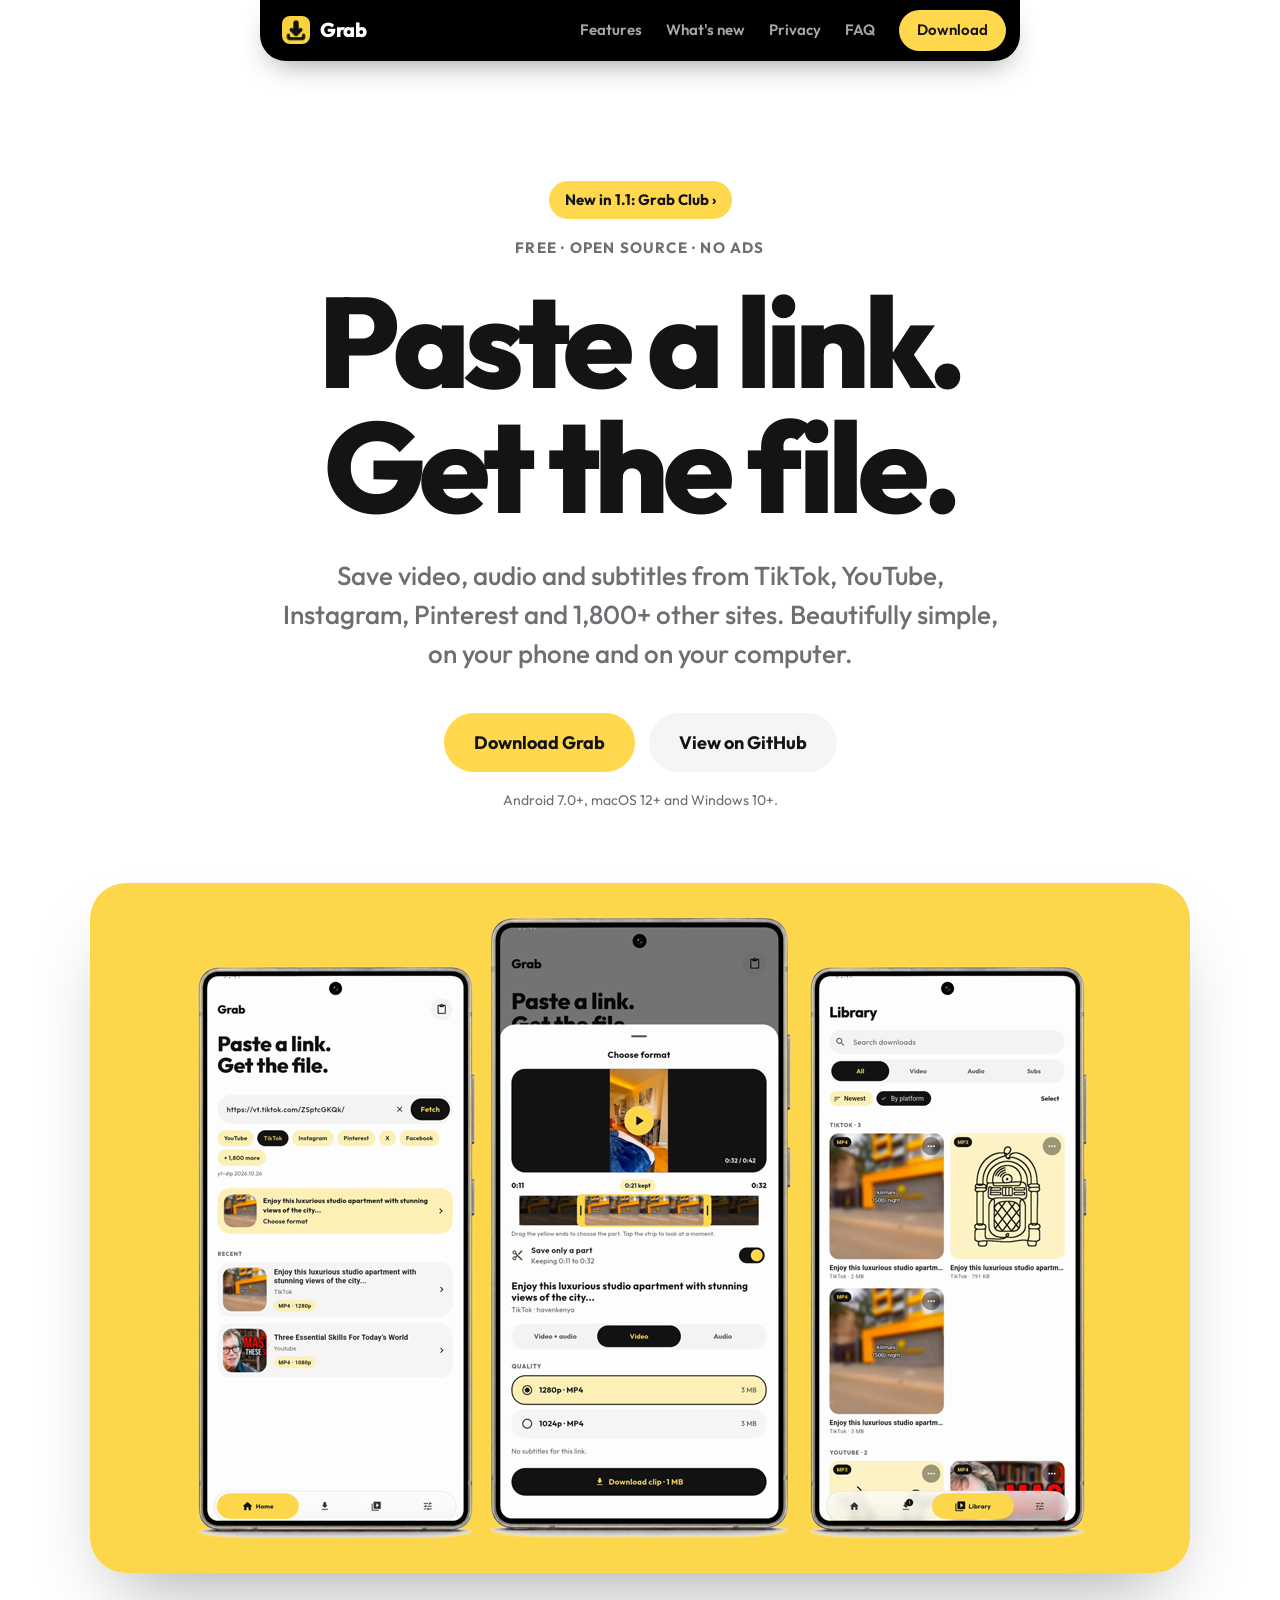
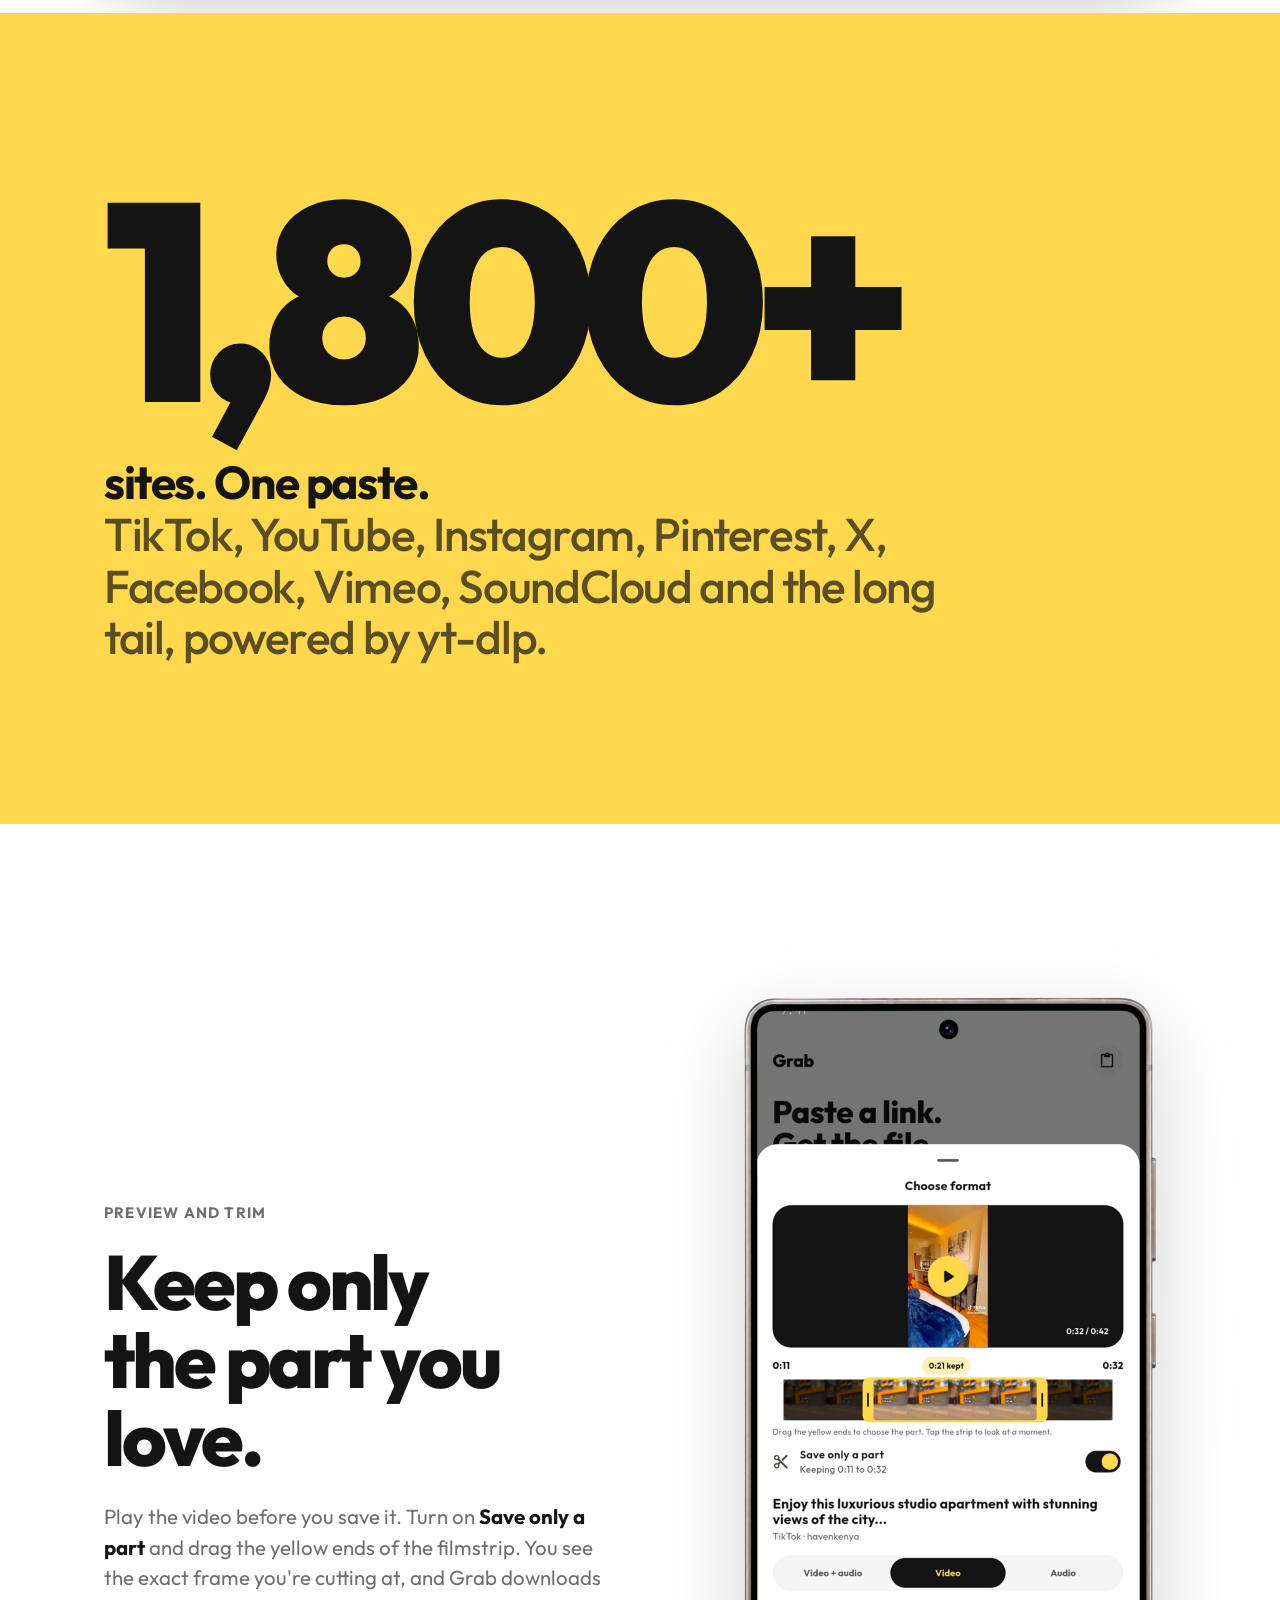
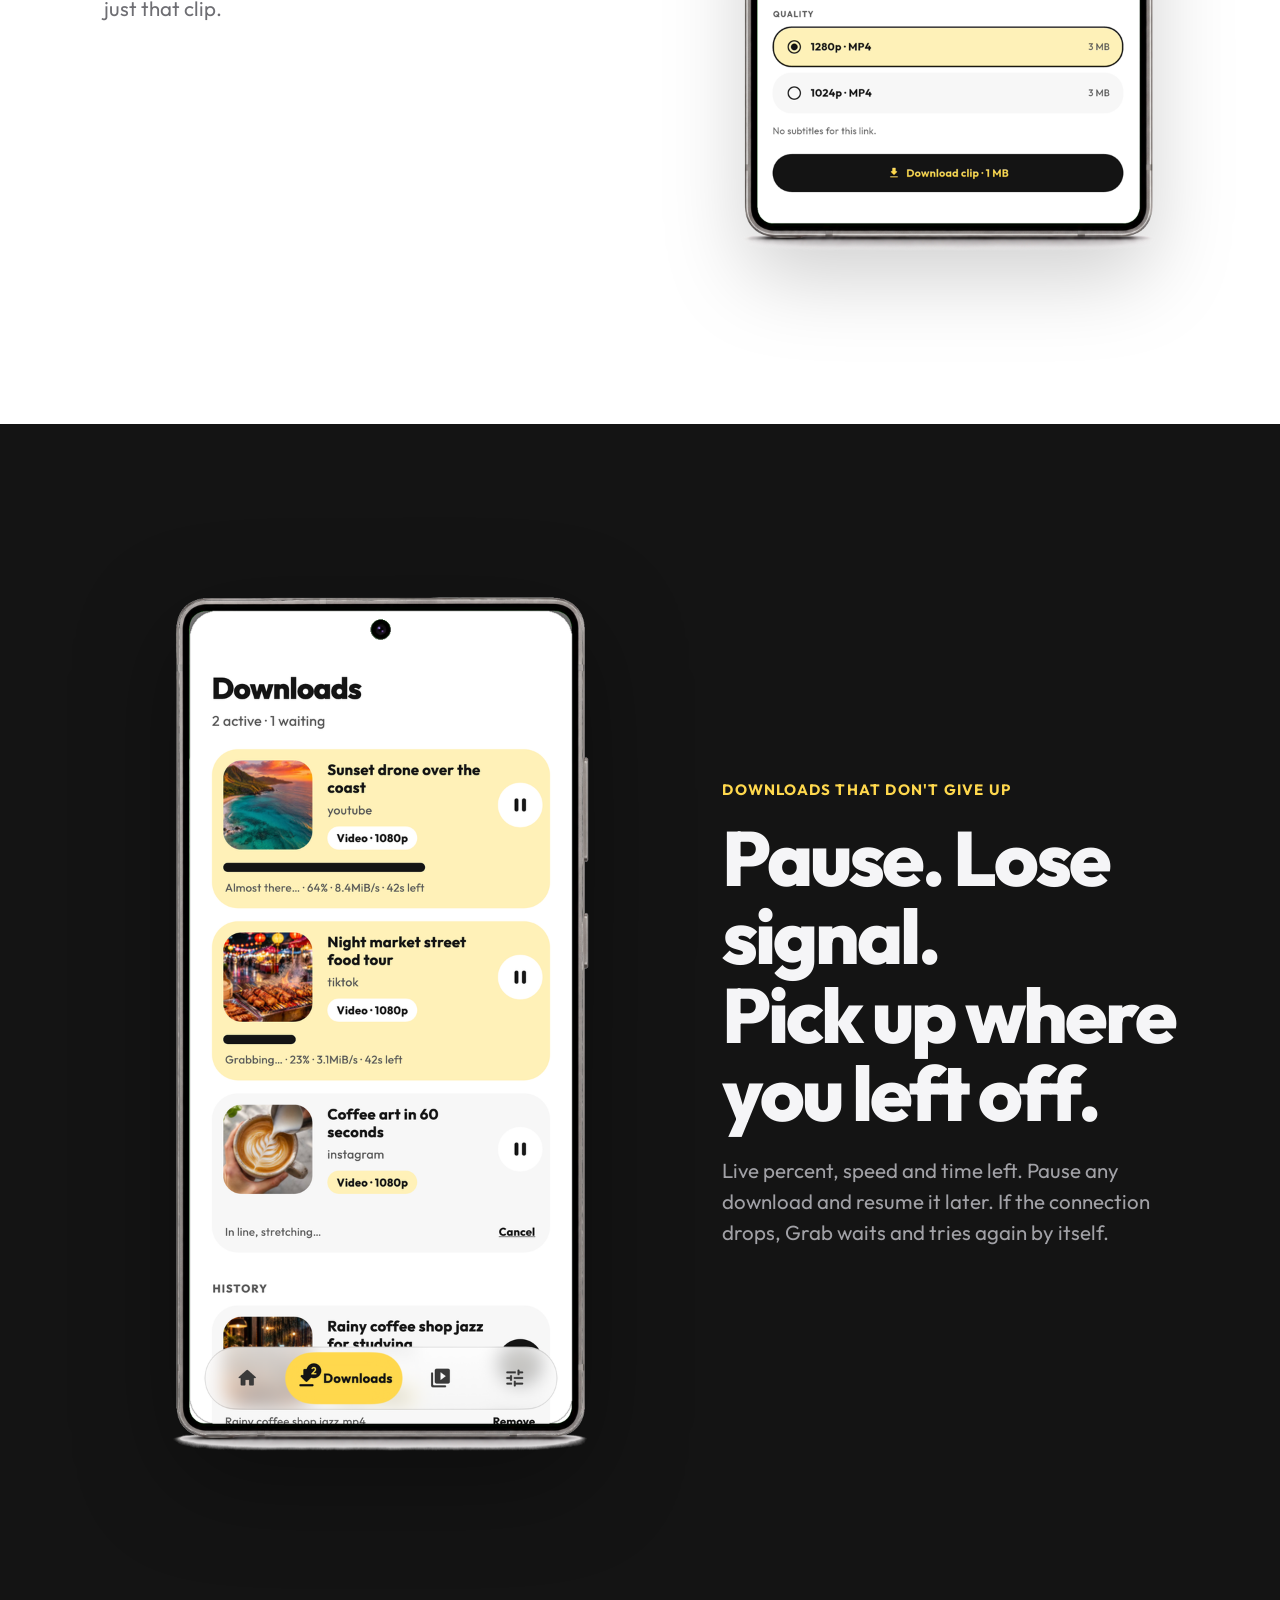
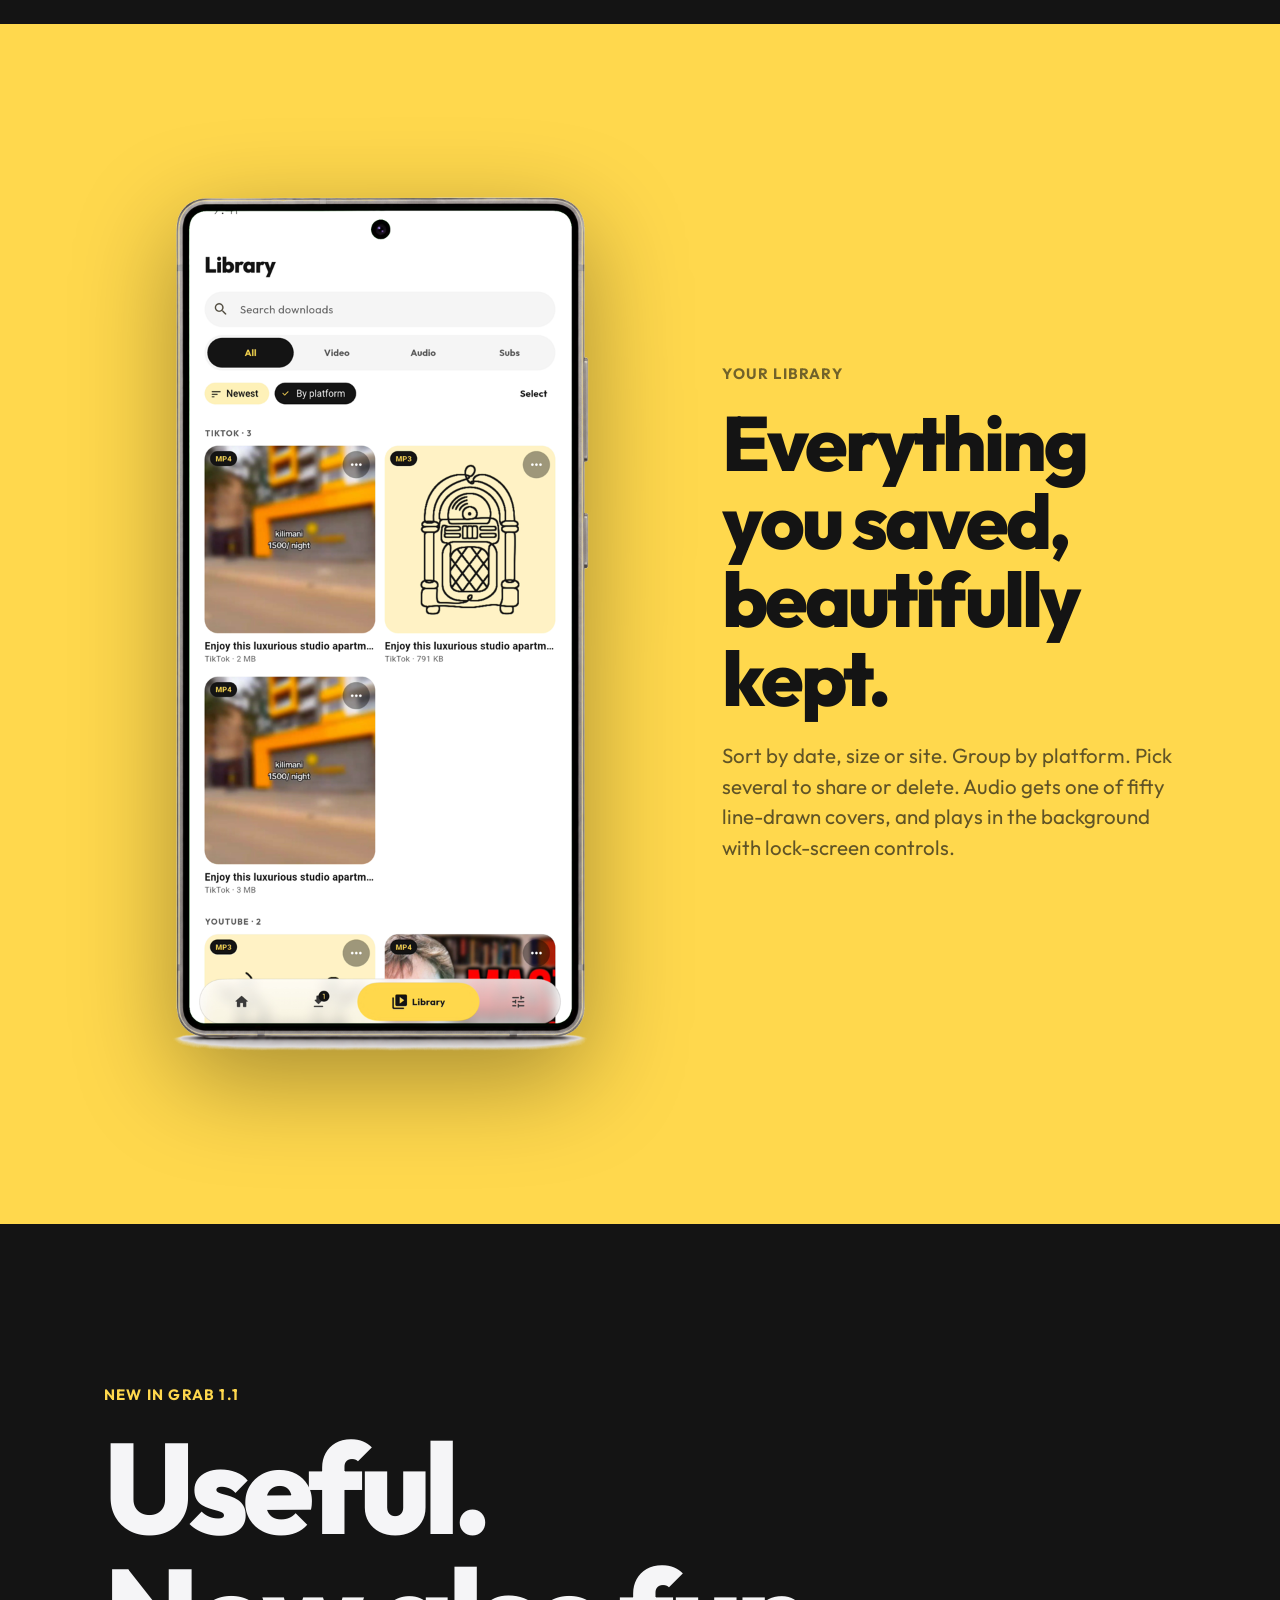
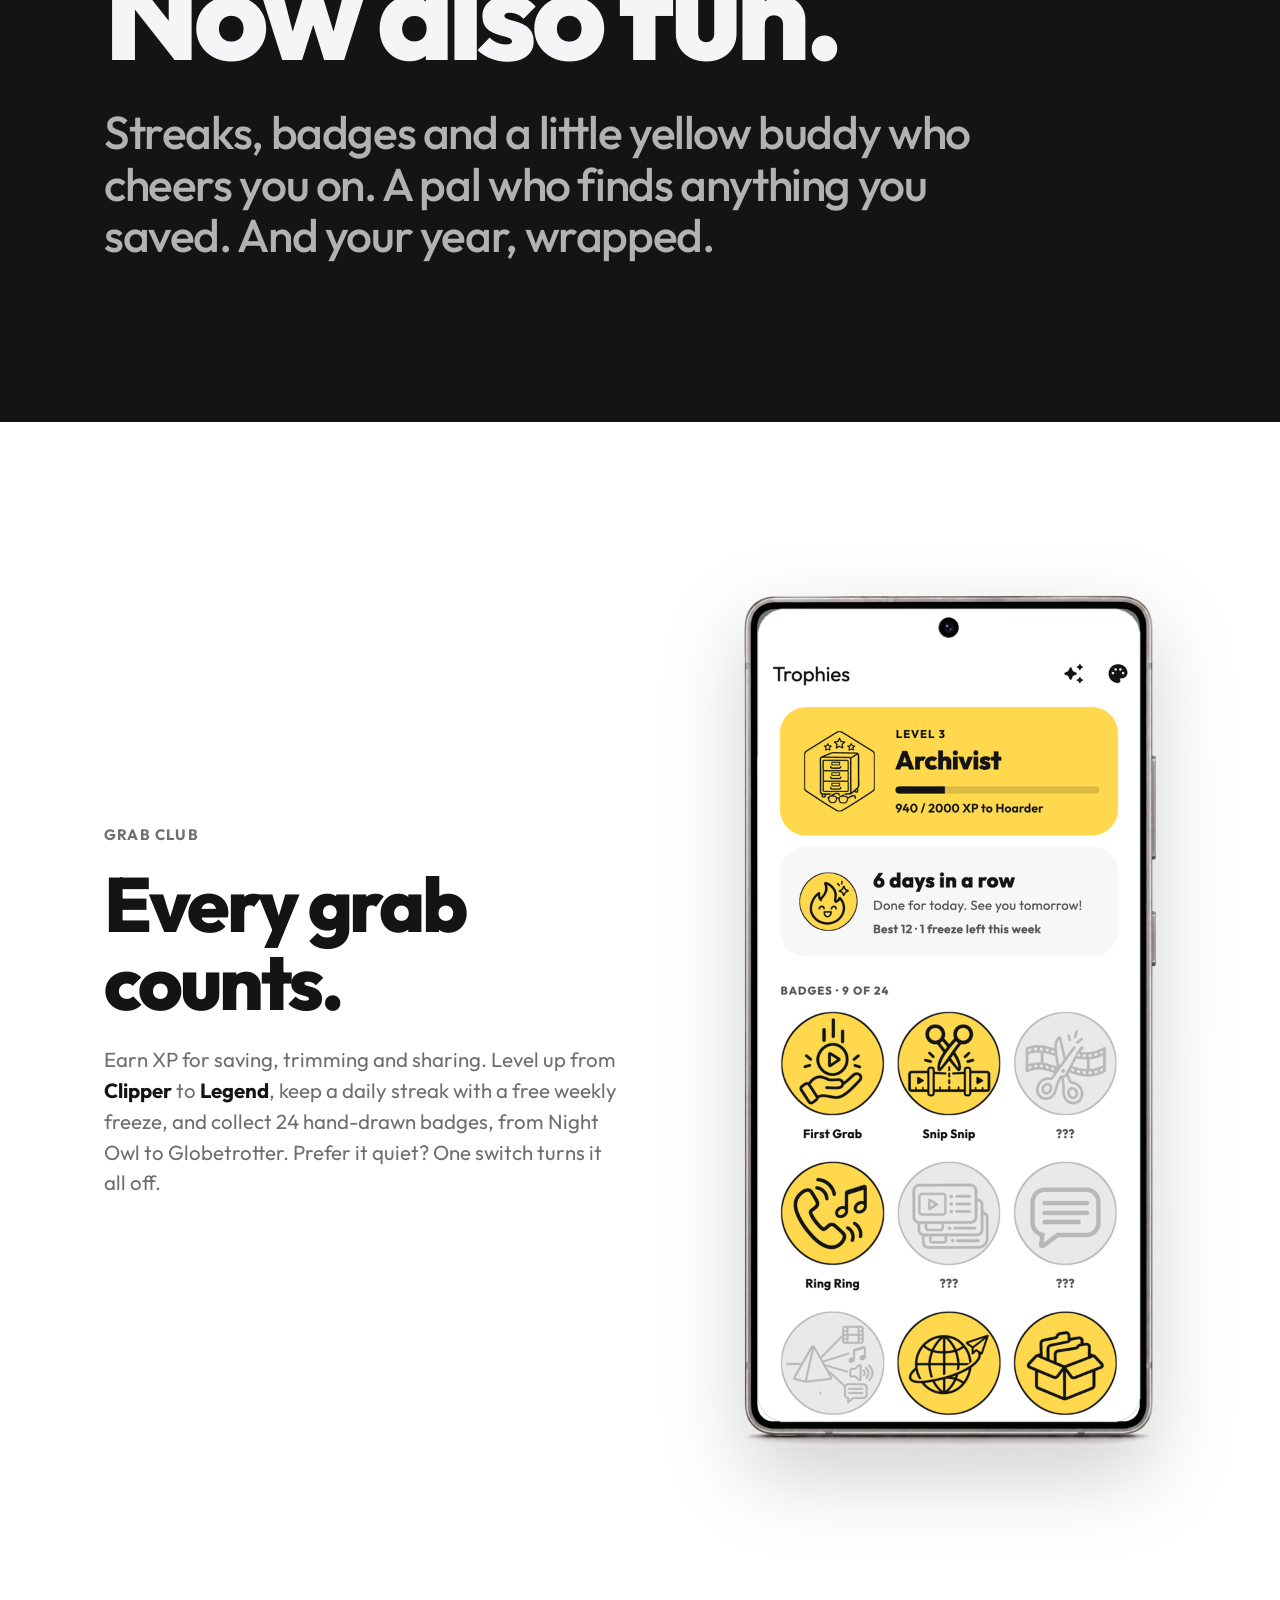
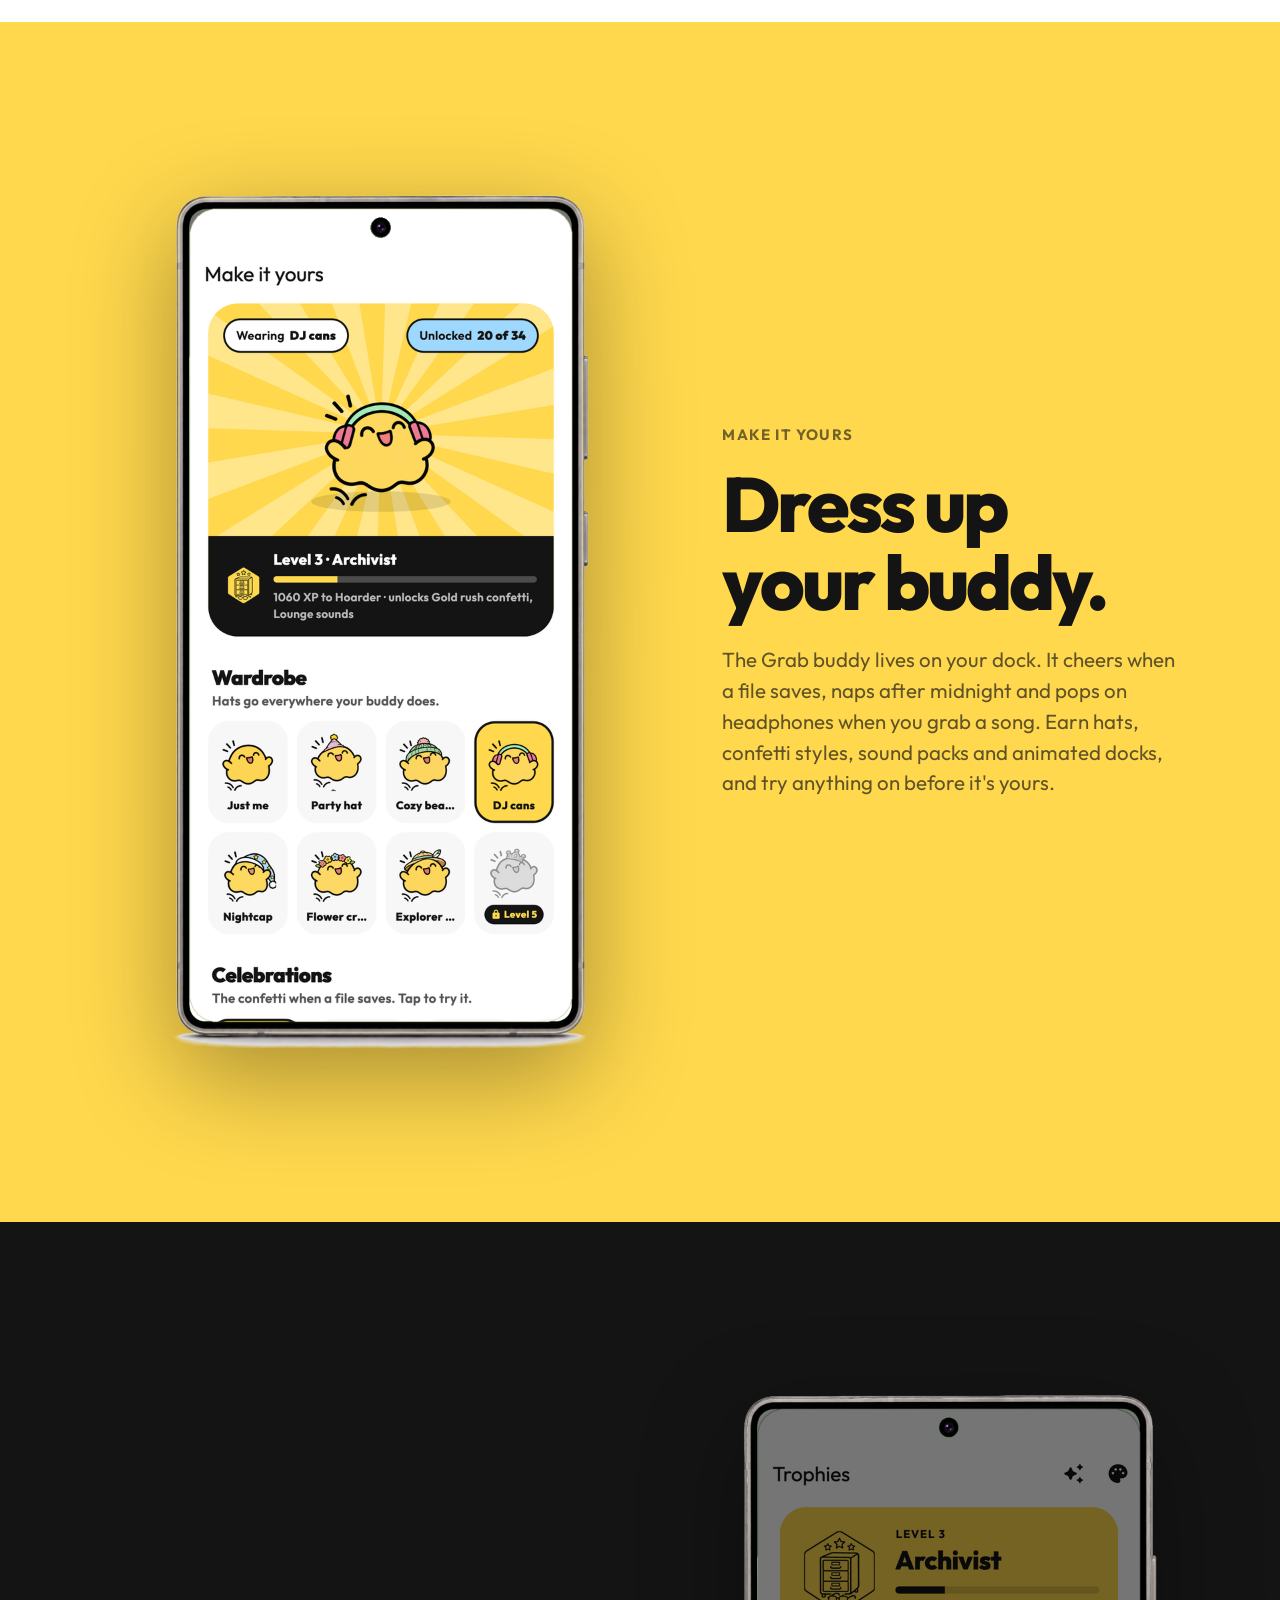
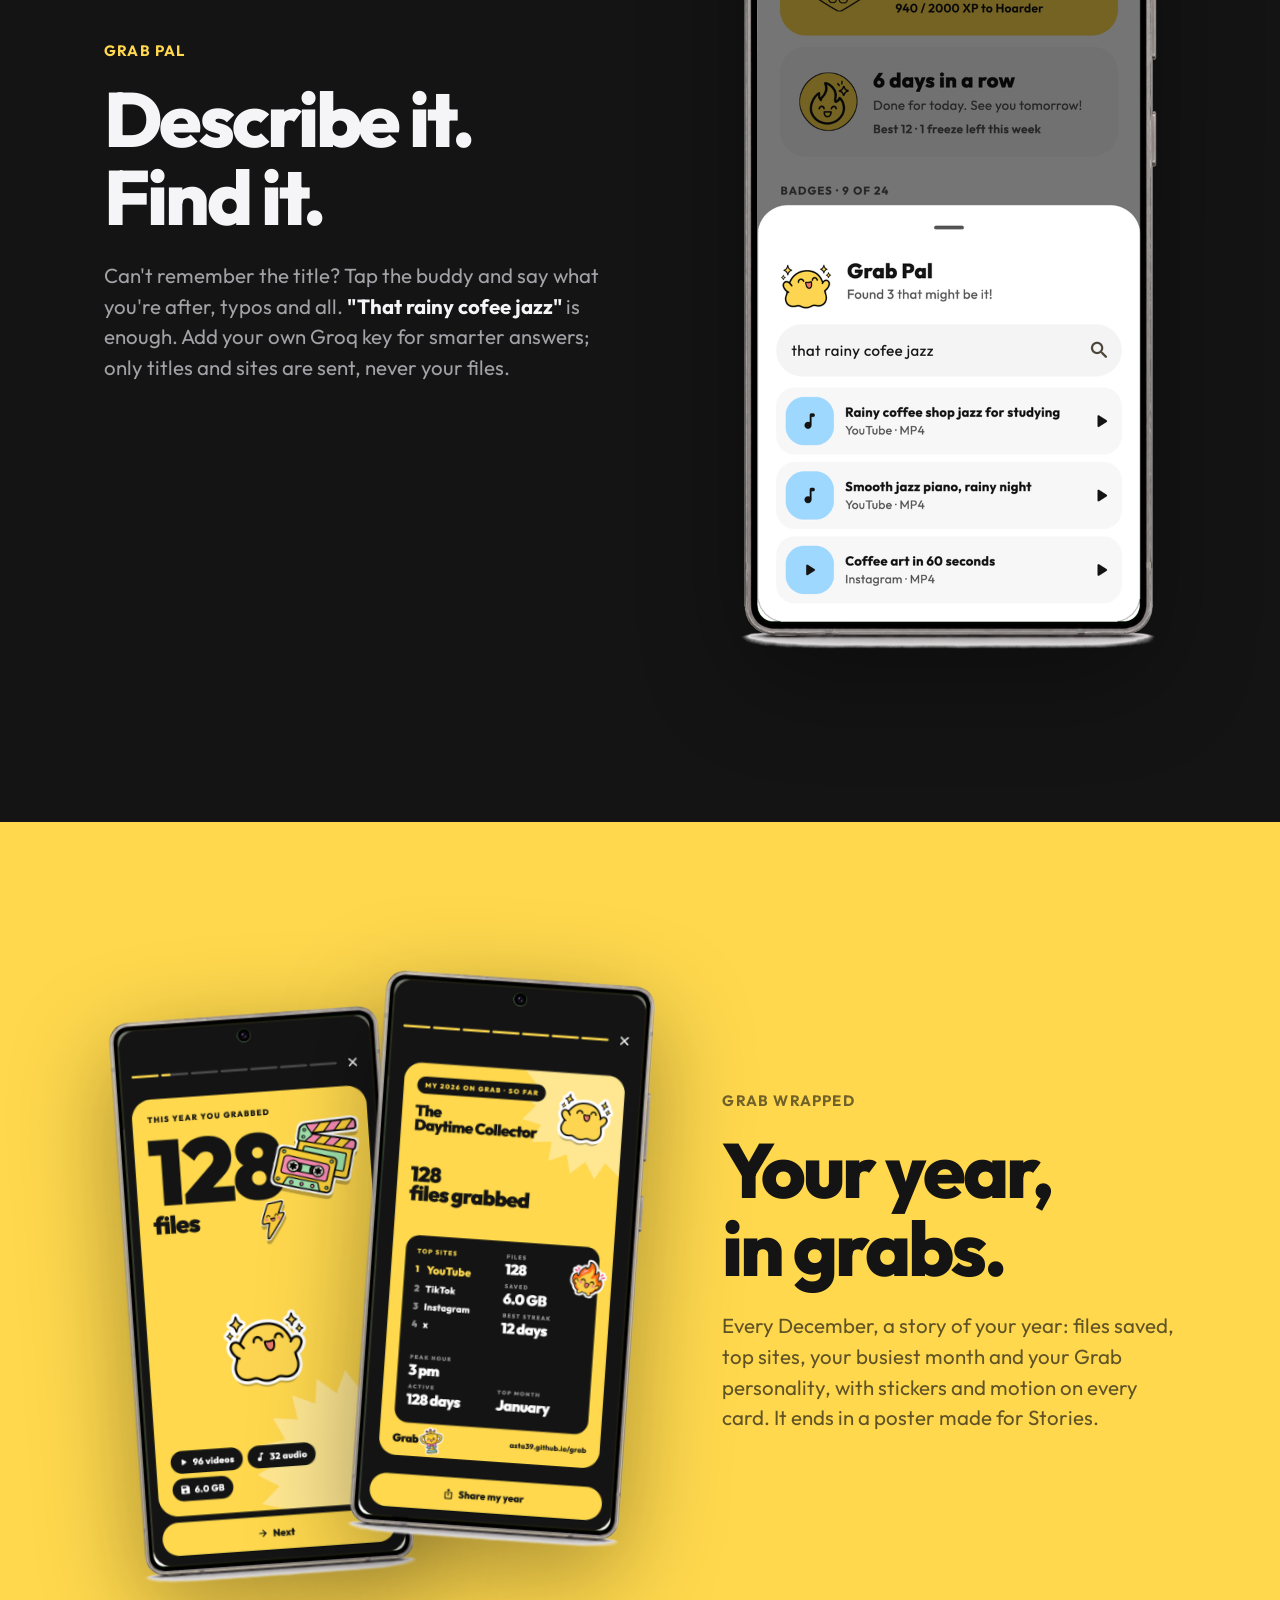
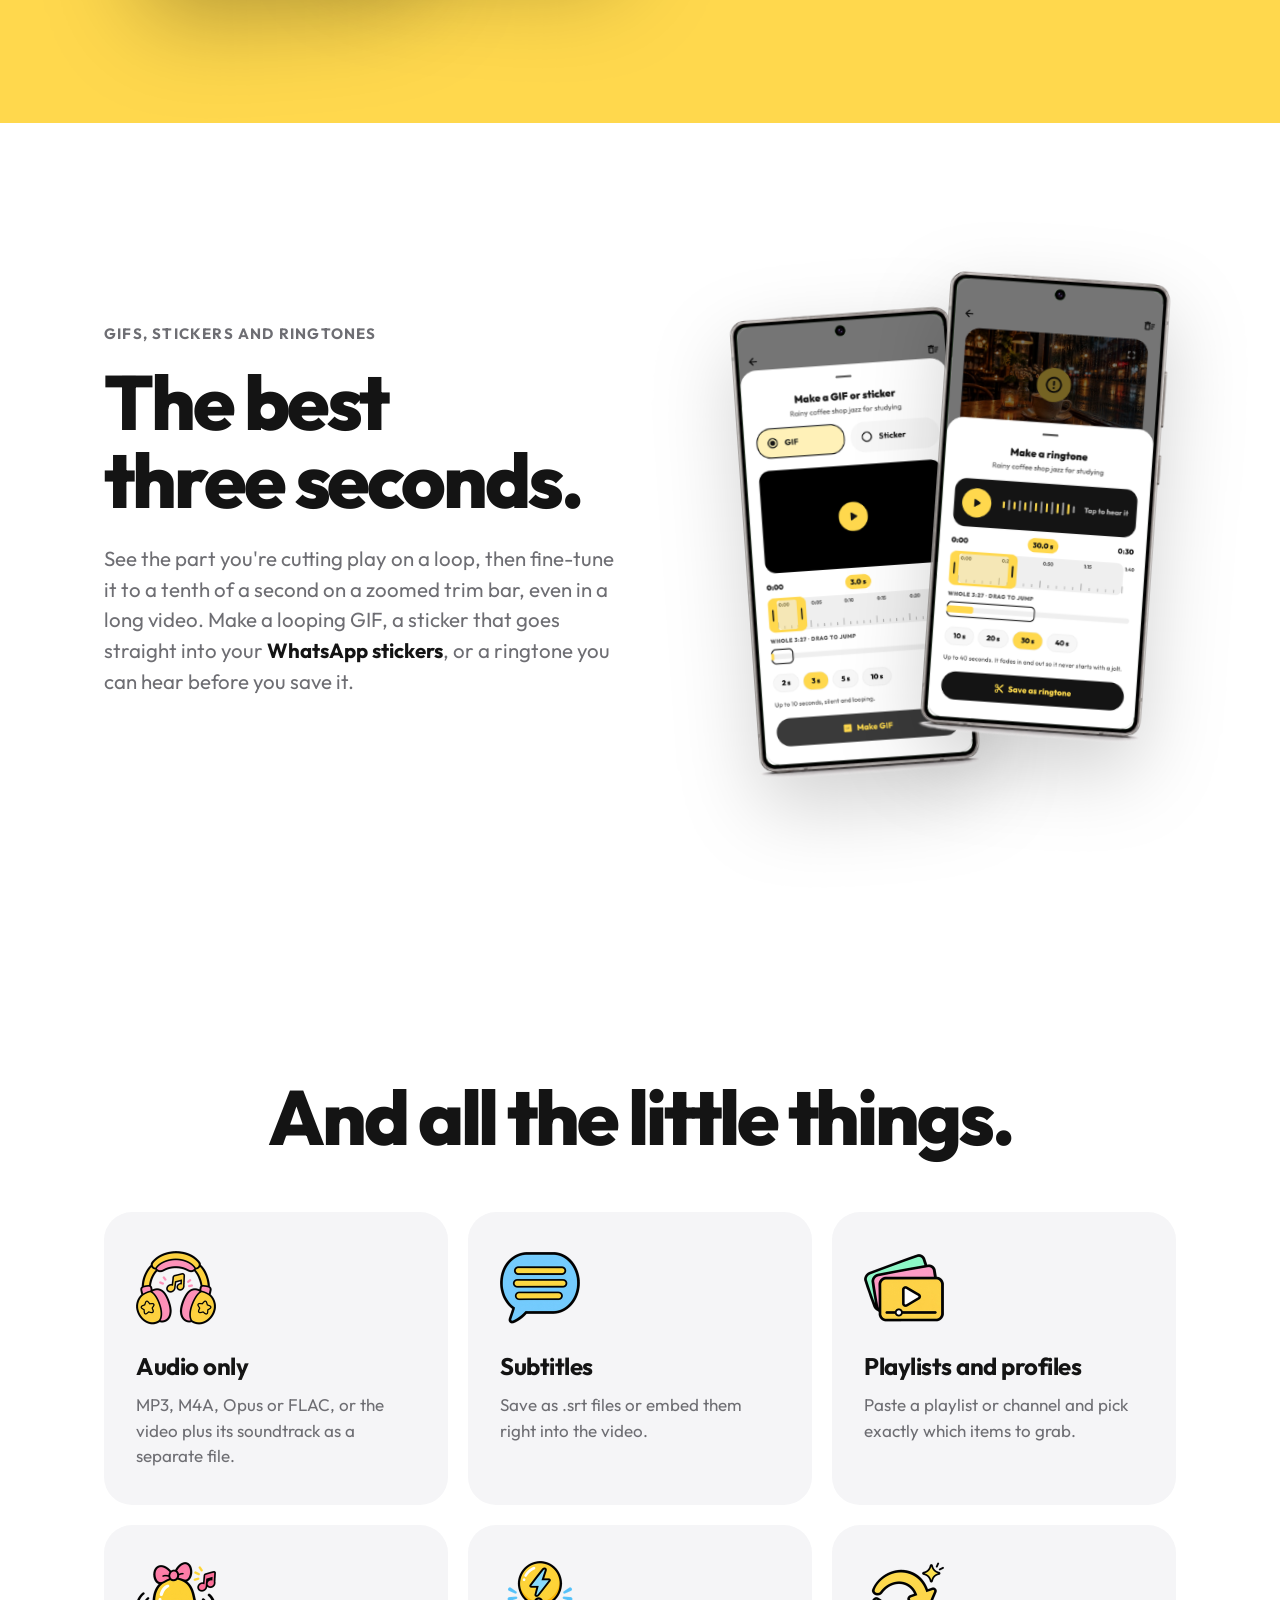
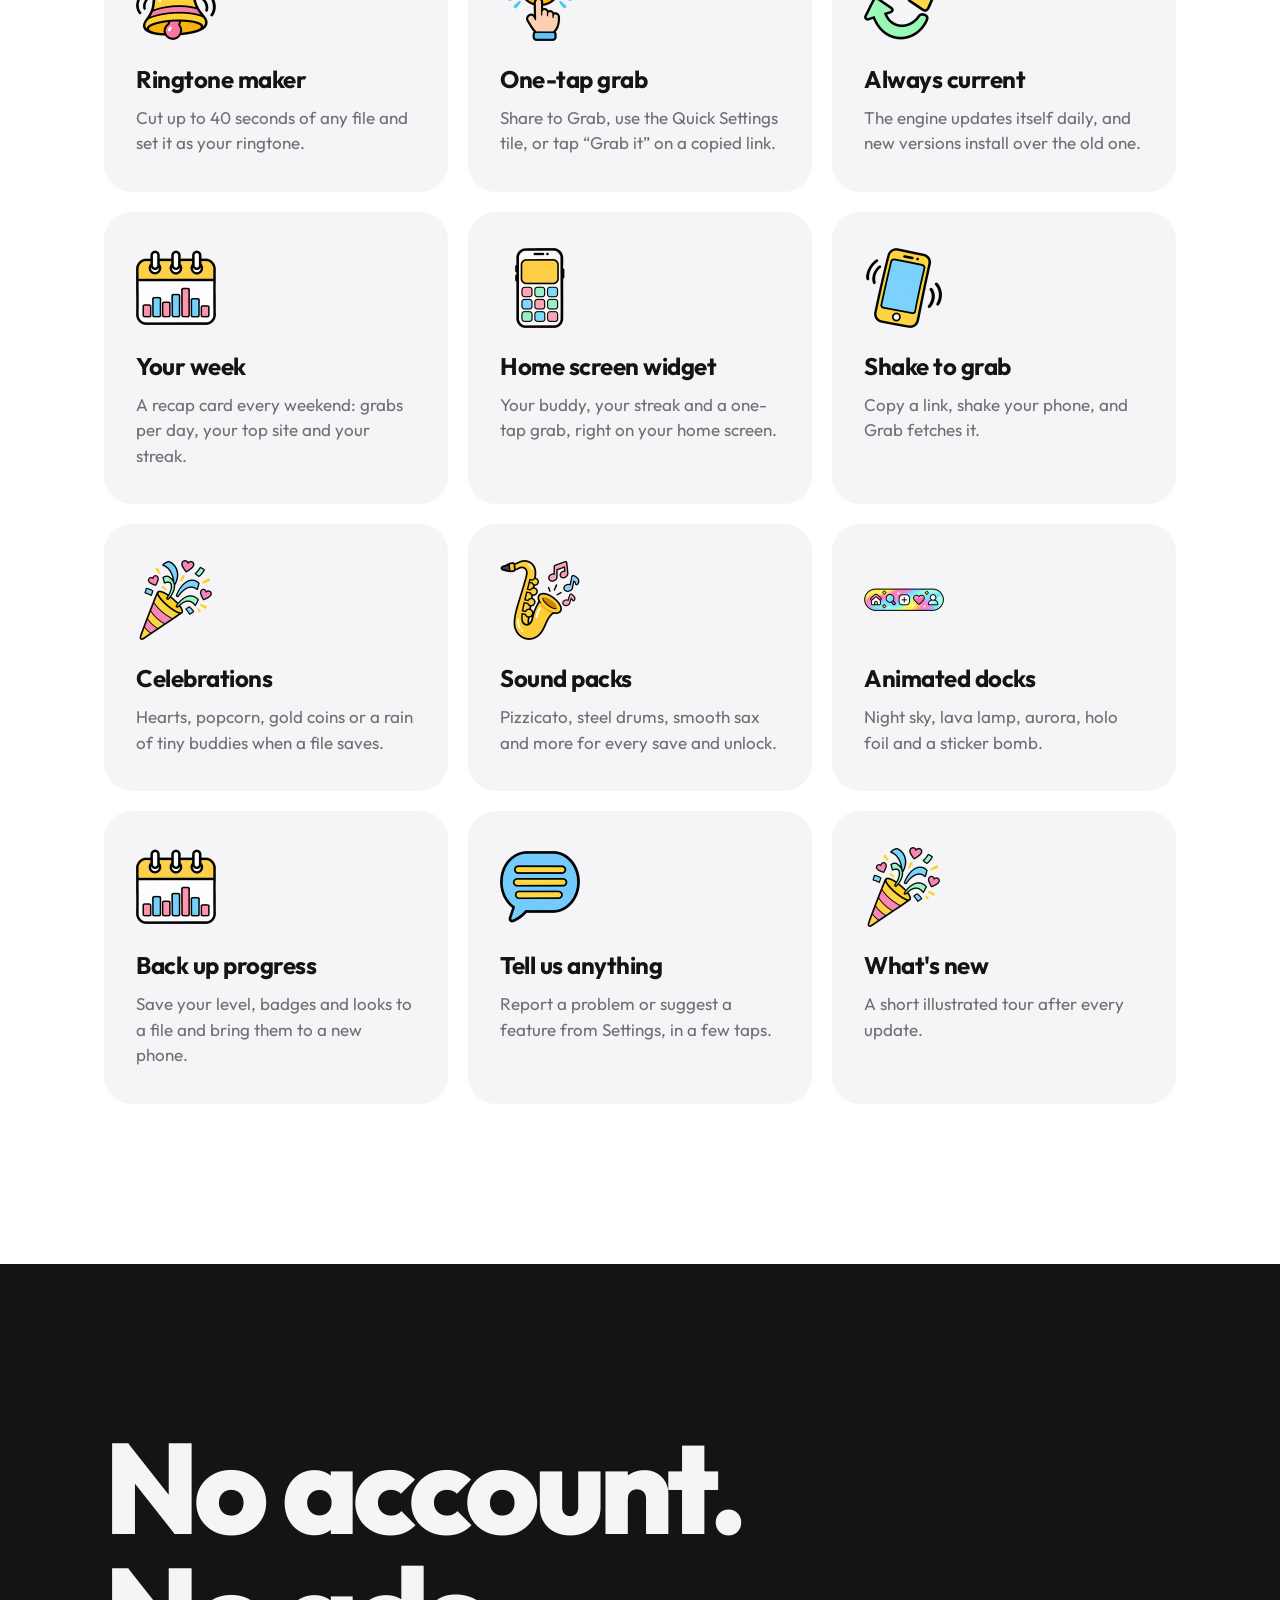
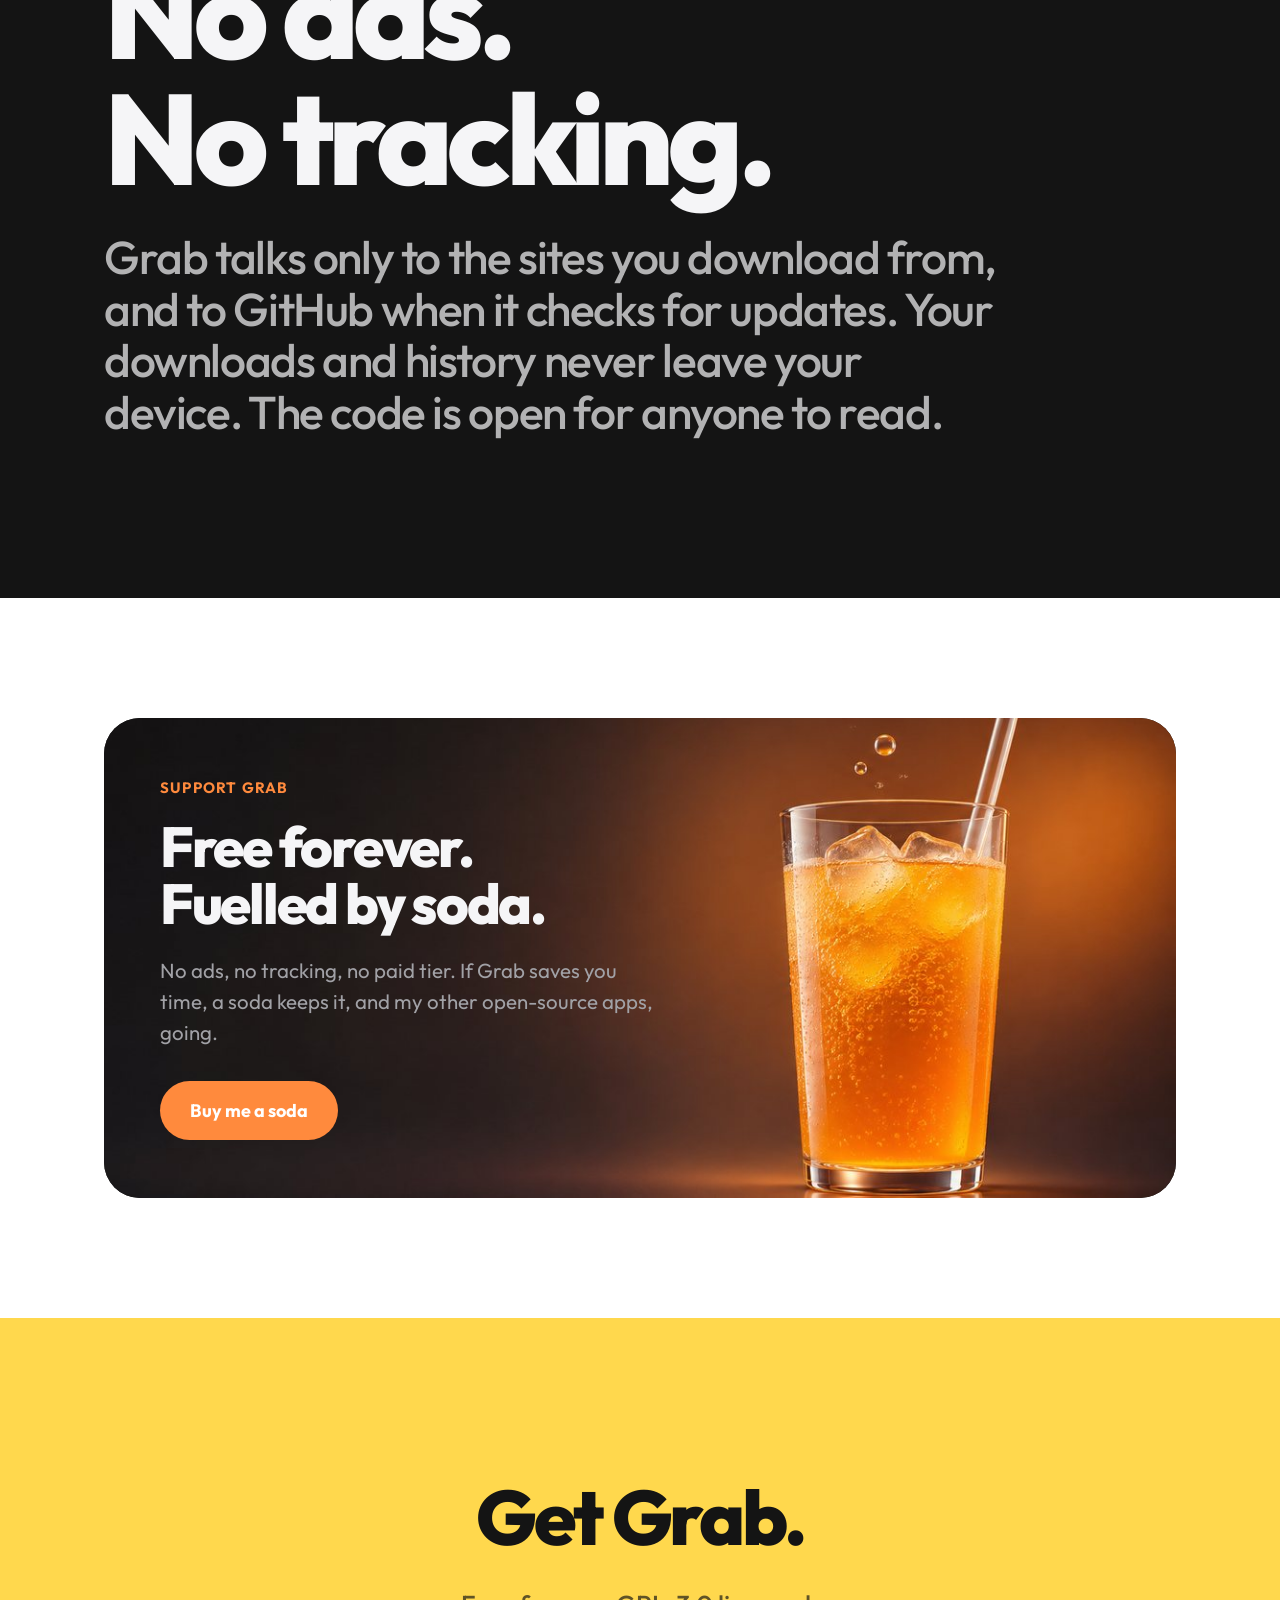
<file: website/index.html>
<!doctype html>
<html lang="en">
<head>
  <meta charset="utf-8">
  <meta name="viewport" content="width=device-width, initial-scale=1">
  <title>Grab — Paste a link. Get the file.</title>
  <meta name="description" content="Grab is a free, open-source app that saves video, audio and subtitles from TikTok, YouTube, Instagram, Pinterest and 1,800+ sites. No account, no ads, no tracking.">
  <meta name="theme-color" content="#FFD84D">
  <meta name="color-scheme" content="light">
  <meta property="og:title" content="Grab — Paste a link. Get the file.">
  <meta property="og:description" content="Free, open-source downloader for TikTok, YouTube, Instagram, Pinterest and 1,800+ sites.">
  <meta property="og:image" content="assets/banner.png">
  <link rel="icon" href="assets/favicon.png">
  <link rel="preconnect" href="https://fonts.googleapis.com">
  <link rel="preconnect" href="https://fonts.gstatic.com" crossorigin>
  <link href="https://fonts.googleapis.com/css2?family=Outfit:wght@400;500;600;700;800;900&display=swap" rel="stylesheet">
  <link rel="stylesheet" href="styles.css">
</head>
<body>
  <header class="nav">
    <div class="nav-inner">
      <a class="brand" href="#top"><img src="assets/icon.png" alt="" width="32" height="32"> Grab</a>
      <nav aria-label="Main">
        <a href="#features">Features</a>
        <a href="#new">What's new</a>
        <a href="#privacy">Privacy</a>
        <a href="#faq">FAQ</a>
        <a class="pill small" href="#download">Download</a>
      </nav>
    </div>
  </header>

  <main id="top">
    <!-- Hero -->
    <section class="hero">
      <p class="eyebrow reveal"><a class="new-pill" href="#new">New in 1.1: Grab Club</a></p>
      <p class="eyebrow reveal">Free · Open source · No ads</p>
      <h1 class="display reveal">Paste a link.<br>Get the file.</h1>
      <p class="lede reveal">Save video, audio and subtitles from TikTok, YouTube, Instagram, Pinterest and 1,800+ other sites. Beautifully simple, on your phone and on your computer.</p>
      <div class="cta reveal">
        <a class="pill primary" id="hero-download" href="#download">Download Grab</a>
        <a class="pill ghost" href="https://github.com/Asta39/grab">View on GitHub</a>
      </div>
      <p class="fine reveal" id="hero-note">Android 7.0+, macOS 12+ and Windows 10+.</p>
      <div class="hero-shot reveal">
        <img src="assets/banner.png" alt="Grab on three phones: Home, trimming a clip, and the Library" width="1100" height="690">
      </div>
    </section>

    <!-- Big number -->
    <section class="statement bg-yellow">
      <div class="wrap">
        <p class="huge reveal">1,800+</p>
        <p class="statement-text reveal">sites. One paste.<br><span class="soft">TikTok, YouTube, Instagram, Pinterest, X, Facebook, Vimeo, SoundCloud and the long tail, powered by yt-dlp.</span></p>
      </div>
    </section>

    <!-- Feature rows -->
    <section class="feature" id="features">
      <div class="wrap split">
        <div class="copy reveal">
          <p class="eyebrow">Preview and trim</p>
          <h2 class="headline">Keep only<br>the part you love.</h2>
          <p class="body">Play the video before you save it. Turn on <b>Save only a part</b> and drag the yellow ends of the filmstrip. You see the exact frame you're cutting at, and Grab downloads just that clip.</p>
        </div>
        <div class="shot reveal"><img src="assets/trim.png" alt="The trim bar under a playing preview" loading="lazy" width="630" height="1320"></div>
      </div>
    </section>

    <section class="feature bg-ink">
      <div class="wrap split reverse">
        <div class="copy reveal">
          <p class="eyebrow">Downloads that don't give up</p>
          <h2 class="headline">Pause. Lose signal.<br>Pick up where<br>you left off.</h2>
          <p class="body">Live percent, speed and time left. Pause any download and resume it later. If the connection drops, Grab waits and tries again by itself.</p>
        </div>
        <div class="shot reveal"><img src="assets/downloads.png" alt="Downloads with live progress" loading="lazy" width="630" height="1320"></div>
      </div>
    </section>

    <section class="feature bg-yellow">
      <div class="wrap split reverse">
        <div class="copy reveal">
          <p class="eyebrow">Your library</p>
          <h2 class="headline">Everything you saved,<br>beautifully kept.</h2>
          <p class="body">Sort by date, size or site. Group by platform. Pick several to share or delete. Audio gets one of fifty line-drawn covers, and plays in the background with lock-screen controls.</p>
        </div>
        <div class="shot reveal"><img src="assets/library.png" alt="The Library grouped by platform" loading="lazy" width="630" height="1320"></div>
      </div>
    </section>

    <!-- New in 1.1 -->
    <section class="statement bg-ink" id="new">
      <div class="wrap">
        <p class="eyebrow reveal">New in Grab 1.1</p>
        <h2 class="display reveal">Useful.<br>Now also fun.</h2>
        <p class="statement-text reveal"><span class="soft">Streaks, badges and a little yellow buddy who cheers you on. A pal who finds anything you saved. And your year, wrapped.</span></p>
      </div>
    </section>

    <section class="feature">
      <div class="wrap split">
        <div class="copy reveal">
          <p class="eyebrow">Grab Club</p>
          <h2 class="headline">Every grab<br>counts.</h2>
          <p class="body">Earn XP for saving, trimming and sharing. Level up from <b>Clipper</b> to <b>Legend</b>, keep a daily streak with a free weekly freeze, and collect 24 hand-drawn badges, from Night Owl to Globetrotter. Prefer it quiet? One switch turns it all off.</p>
        </div>
        <div class="shot reveal"><img src="assets/club.png" alt="Trophies: level, streak and badges" loading="lazy" width="630" height="1320"></div>
      </div>
    </section>

    <section class="feature bg-yellow">
      <div class="wrap split reverse">
        <div class="copy reveal">
          <p class="eyebrow">Make it yours</p>
          <h2 class="headline">Dress up<br>your buddy.</h2>
          <p class="body">The Grab buddy lives on your dock. It cheers when a file saves, naps after midnight and pops on headphones when you grab a song. Earn hats, confetti styles, sound packs and animated docks, and try anything on before it's yours.</p>
        </div>
        <div class="shot reveal"><img src="assets/customize.png" alt="Make it yours: the buddy wearing headphones, and the wardrobe of hats" loading="lazy" width="630" height="1320"></div>
      </div>
    </section>

    <section class="feature bg-ink">
      <div class="wrap split">
        <div class="copy reveal">
          <p class="eyebrow">Grab Pal</p>
          <h2 class="headline">Describe it.<br>Find it.</h2>
          <p class="body">Can't remember the title? Tap the buddy and say what you're after, typos and all. <b>"That rainy cofee jazz"</b> is enough. Add your own Groq key for smarter answers; only titles and sites are sent, never your files.</p>
        </div>
        <div class="shot reveal"><img src="assets/pal.png" alt="Grab Pal finding rainy coffee jazz from a misspelt search" loading="lazy" width="630" height="1320"></div>
      </div>
    </section>

    <section class="feature bg-yellow">
      <div class="wrap split reverse">
        <div class="copy reveal">
          <p class="eyebrow">Grab Wrapped</p>
          <h2 class="headline">Your year,<br>in grabs.</h2>
          <p class="body">Every December, a story of your year: files saved, top sites, your busiest month and your Grab personality, with stickers and motion on every card. It ends in a poster made for Stories.</p>
        </div>
        <div class="shot duo reveal">
          <img src="assets/wrapped-files.png" alt="Wrapped: 128 files grabbed" loading="lazy" width="630" height="1320">
          <img src="assets/wrapped.png" alt="Wrapped poster to share" loading="lazy" width="630" height="1320">
        </div>
      </div>
    </section>

    <section class="feature">
      <div class="wrap split">
        <div class="copy reveal">
          <p class="eyebrow">GIFs, stickers and ringtones</p>
          <h2 class="headline">The best<br>three seconds.</h2>
          <p class="body">See the part you're cutting play on a loop, then fine-tune it to a tenth of a second on a zoomed trim bar, even in a long video. Make a looping GIF, a sticker that goes straight into your <b>WhatsApp stickers</b>, or a ringtone you can hear before you save it.</p>
        </div>
        <div class="shot duo reveal">
          <img src="assets/clip.png" alt="The GIF editor with a zoomed trim bar" loading="lazy" width="630" height="1320">
          <img src="assets/ringtone.png" alt="The ringtone editor with a play button" loading="lazy" width="630" height="1320">
        </div>
      </div>
    </section>

    <!-- Grid -->
    <section class="grid-section">
      <div class="wrap">
        <h2 class="headline center reveal">And all the little things.</h2>
        <div class="grid">
          <article class="tile reveal"><img class="ico" src="assets/icons/audio.png" alt="" width="80" height="80" loading="lazy"><h3>Audio only</h3><p>MP3, M4A, Opus or FLAC, or the video plus its soundtrack as a separate file.</p></article>
          <article class="tile reveal"><img class="ico" src="assets/icons/subtitles.png" alt="" width="80" height="80" loading="lazy"><h3>Subtitles</h3><p>Save as .srt files or embed them right into the video.</p></article>
          <article class="tile reveal"><img class="ico" src="assets/icons/playlists.png" alt="" width="80" height="80" loading="lazy"><h3>Playlists and profiles</h3><p>Paste a playlist or channel and pick exactly which items to grab.</p></article>
          <article class="tile reveal"><img class="ico" src="assets/icons/ringtone.png" alt="" width="80" height="80" loading="lazy"><h3>Ringtone maker</h3><p>Cut up to 40 seconds of any file and set it as your ringtone.</p></article>
          <article class="tile reveal"><img class="ico" src="assets/icons/onetap.png" alt="" width="80" height="80" loading="lazy"><h3>One-tap grab</h3><p>Share to Grab, use the Quick Settings tile, or tap “Grab it” on a copied link.</p></article>
          <article class="tile reveal"><img class="ico" src="assets/icons/current.png" alt="" width="80" height="80" loading="lazy"><h3>Always current</h3><p>The engine updates itself daily, and new versions install over the old one.</p></article>
          <article class="tile reveal"><img class="ico" src="assets/icons/week.png" alt="" width="80" height="80" loading="lazy"><h3>Your week</h3><p>A recap card every weekend: grabs per day, your top site and your streak.</p></article>
          <article class="tile reveal"><img class="ico" src="assets/icons/widget.png" alt="" width="80" height="80" loading="lazy"><h3>Home screen widget</h3><p>Your buddy, your streak and a one-tap grab, right on your home screen.</p></article>
          <article class="tile reveal"><img class="ico" src="assets/icons/shake.png" alt="" width="80" height="80" loading="lazy"><h3>Shake to grab</h3><p>Copy a link, shake your phone, and Grab fetches it.</p></article>
          <article class="tile reveal"><img class="ico" src="assets/icons/celebrations.png" alt="" width="80" height="80" loading="lazy"><h3>Celebrations</h3><p>Hearts, popcorn, gold coins or a rain of tiny buddies when a file saves.</p></article>
          <article class="tile reveal"><img class="ico" src="assets/icons/sounds.png" alt="" width="80" height="80" loading="lazy"><h3>Sound packs</h3><p>Pizzicato, steel drums, smooth sax and more for every save and unlock.</p></article>
          <article class="tile reveal"><img class="ico" src="assets/icons/docks.png" alt="" width="80" height="80" loading="lazy"><h3>Animated docks</h3><p>Night sky, lava lamp, aurora, holo foil and a sticker bomb.</p></article>
          <article class="tile reveal"><img class="ico" src="assets/icons/week.png" alt="" width="80" height="80" loading="lazy"><h3>Back up progress</h3><p>Save your level, badges and looks to a file and bring them to a new phone.</p></article>
          <article class="tile reveal"><img class="ico" src="assets/icons/subtitles.png" alt="" width="80" height="80" loading="lazy"><h3>Tell us anything</h3><p>Report a problem or suggest a feature from Settings, in a few taps.</p></article>
          <article class="tile reveal"><img class="ico" src="assets/icons/celebrations.png" alt="" width="80" height="80" loading="lazy"><h3>What's new</h3><p>A short illustrated tour after every update.</p></article>
        </div>
      </div>
    </section>

    <!-- Privacy -->
    <section class="statement bg-ink" id="privacy">
      <div class="wrap">
        <h2 class="display reveal">No account.<br>No ads.<br>No tracking.</h2>
        <p class="statement-text reveal"><span class="soft">Grab talks only to the sites you download from, and to GitHub when it checks for updates. Your downloads and history never leave your device. The code is open for anyone to read.</span></p>
      </div>
    </section>

    <!-- Support -->
    <section class="support" id="support">
      <div class="wrap">
        <a class="support-card reveal" href="https://buymesoda.com/TI6ooK66tVZuouHKmIeUnxE4Zey2">
          <img src="assets/support-banner.jpg" alt="" loading="lazy" width="1500" height="500">
          <div class="support-copy">
            <p class="eyebrow">Support Grab</p>
            <h2 class="headline">Free forever.<br>Fuelled by soda.</h2>
            <p class="body">No ads, no tracking, no paid tier. If Grab saves you time, a soda keeps it, and my other open-source apps, going.</p>
            <span class="pill soda">Buy me a soda</span>
          </div>
        </a>
      </div>
    </section>

    <!-- Download -->
    <section class="download bg-yellow" id="download">
      <div class="wrap">
        <h2 class="headline center reveal">Get Grab.</h2>
        <p class="lede center reveal">Free forever. GPL-3.0 licensed.</p>
        <div class="platforms">
          <article class="platform reveal" data-os="android">
            <span class="badge">Available now</span>
            <h3>Android</h3>
            <p>Android 7.0 and newer. Most phones need the arm64 build.</p>
            <a class="pill primary" href="https://github.com/Asta39/grab/releases/latest">Download APK</a>
          </article>
          <article class="platform reveal" data-os="mac">
            <span class="badge">Available now</span>
            <h3>macOS</h3>
            <p>Apple silicon and Intel. The same Grab, built for your Mac.</p>
            <a class="pill primary" href="https://github.com/Asta39/grab/releases/latest/download/grab-macos.dmg">Download for Mac</a>
          </article>
          <article class="platform reveal" data-os="windows">
            <span class="badge">Available now</span>
            <h3>Windows</h3>
            <p>Windows 10 and 11. Paste a link, get the file.</p>
            <a class="pill primary" href="https://github.com/Asta39/grab/releases/latest/download/grab-windows-x64.zip">Download for Windows</a>
          </article>
        </div>
      </div>
    </section>

    <!-- FAQ -->
    <section class="faq" id="faq">
      <div class="wrap narrow">
        <h2 class="headline center reveal">Questions.</h2>
        <details class="reveal"><summary>Is Grab really free?</summary><p>Yes. No subscriptions, no ads, no paid tiers. It's open-source software under the GPL-3.0 licence.</p></details>
        <details class="reveal"><summary>Why isn't it on the Play Store?</summary><p>Google Play doesn't allow apps that download from YouTube. Grab is published on GitHub, with F-Droid on the way. Updates install from inside the app.</p></details>
        <details class="reveal"><summary>Which sites work?</summary><p>Anything <a href="https://github.com/yt-dlp/yt-dlp/blob/master/supportedsites.md">yt-dlp supports</a>: over 1,800 sites. Some private or age-restricted content needs a login and won't work yet.</p></details>
        <details class="reveal"><summary>A link stopped working. What now?</summary><p>Sites change often. Grab updates its engine daily; you can also tap <b>Check for engine update</b> in Settings. Still stuck? <a href="https://github.com/Asta39/grab/issues/new">Report it</a> with the link.</p></details>
        <details class="reveal"><summary>Is downloading videos allowed?</summary><p>Download only what you have the right to save, and respect creators and each site's terms. Grab isn't affiliated with any site it supports.</p></details>
      </div>
    </section>
    <!-- Changelog -->
    <section class="changelog bg-soft" id="changelog">
      <div class="wrap narrow">
        <h2 class="headline center reveal">Changelog.</h2>
        <p class="lede center reveal">Every version of Grab, and what came with it.</p>

        <article class="release reveal">
          <header>
            <span class="badge">Latest</span>
            <h3>Grab 1.1.1</h3>
            <time datetime="2026-11-24">24 November 2026</time>
          </header>
          <p class="release-lede">Find what's new, tell us what's wrong, and keep your progress safe.</p>
          <ul>
            <li>An illustrated What's new tour after updating</li>
            <li>Report a problem and Suggest a feature, right from Settings</li>
            <li>Back up and restore your Grab Club progress</li>
            <li>A clip editor with a live preview and fine trimming for GIFs, stickers and ringtones</li>
            <li>Stickers go straight into your WhatsApp stickers</li>
            <li>GIFs and stickers on Mac and Windows too</li>
            <li>Nicely formatted update notes, and a way to support Grab</li>
          </ul>
          <a class="release-link" href="https://github.com/Asta39/grab/releases/tag/v1.1.1">Release notes and downloads</a>
        </article>

        <article class="release reveal">
          <header>
            <h3>Grab 1.1.0</h3>
            <time datetime="2026-11-24">24 November 2026</time>
          </header>
          <p class="release-lede">The fun update: Grab Club, a buddy who cheers you on, and new ways to use what you save.</p>
          <h4>Grab Club</h4>
          <ul>
            <li>Streaks with a weekly freeze, XP, five levels and 24 badges, all in Trophies</li>
            <li>A celebration and a sound when you unlock something, and confetti at file milestones</li>
            <li>A Playful mode switch that turns it all off</li>
          </ul>
          <h4>The Grab buddy and Make it yours</h4>
          <ul>
            <li>A buddy on the dock who reacts to what you grab, with eight hats drawn in every mood</li>
            <li>Six celebrations, nine sound packs, eight docks (some animated) and audio cover styles to earn</li>
            <li>Try on anything locked before you earn it</li>
          </ul>
          <h4>New tools</h4>
          <ul>
            <li>Grab Pal: describe what you're looking for and it finds it in your library</li>
            <li>Make a GIF or a WhatsApp sticker from any saved video (Android)</li>
            <li>Grab Wrapped, your year as a story, and a weekly recap card</li>
            <li>Home screen widget and shake to grab (Android)</li>
          </ul>
          <h4>Fixes</h4>
          <ul>
            <li>Opening a saved song, or a video the phone can't decode, no longer closes Grab on Android</li>
          </ul>
          <a class="release-link" href="https://github.com/Asta39/grab/releases/tag/v1.1.0">Release notes and downloads</a>
        </article>

        <article class="release reveal">
          <header>
            <h3>Grab 1.0.0</h3>
            <time datetime="2026-11-17">17 November 2026</time>
          </header>
          <p class="release-lede">The first release: paste a link, get the file.</p>
          <ul>
            <li>Video + audio, video, audio only or subtitles from 1,800+ sites, with sizes shown up front</li>
            <li>Preview a video and trim it before you save</li>
            <li>Pause and resume, automatic retry, live speed and time left</li>
            <li>Playlists and profiles: pick which items to grab</li>
            <li>Library with sorting, grouping by platform, multi-select and a background audio player</li>
            <li>Ringtone maker, custom save folder and file names</li>
            <li>The download engine updates itself daily; new versions install over the old one</li>
            <li>Android, macOS and Windows</li>
          </ul>
          <a class="release-link" href="https://github.com/Asta39/grab/releases/tag/v1.0.0">Release notes and downloads</a>
        </article>
      </div>
    </section>

  </main>

  <footer class="footer">
    <div class="wrap footer-inner">
      <a class="brand" href="#top"><img src="assets/icon.png" alt="" width="28" height="28"> Grab</a>
      <p>Free and open source under GPL-3.0. Built on <a href="https://github.com/yt-dlp/yt-dlp">yt-dlp</a> and <a href="https://ffmpeg.org">FFmpeg</a>.</p>
      <span class="footer-links"><a href="https://buymesoda.com/TI6ooK66tVZuouHKmIeUnxE4Zey2">Buy me a soda</a> <a href="#changelog">Changelog</a> <a href="https://github.com/Asta39/grab">GitHub</a></span>
    </div>
  </footer>

  <script src="script.js"></script>
</body>
</html>
</file>
<file: website/styles.css>
/* Grab website: the app's Pop palette, with Apple-scale type and space. */
:root {
  --yellow: #FFD84D;
  --soft: #FFF3C4;
  --ink: #141414;
  --bg: #FFFFFF;
  --card: #F5F5F7;
  --text: #141414;
  --muted: #6E6E73;
  --line: rgba(0, 0, 0, 0.08);
  --radius: 28px;
  --wrap: 1120px;
  color-scheme: light;
  --font: "Outfit", -apple-system, BlinkMacSystemFont, "Segoe UI", sans-serif;
}


* { box-sizing: border-box; }
html { scroll-behavior: smooth; }
body {
  margin: 0;
  background: var(--bg);
  color: var(--text);
  font-family: var(--font);
  font-size: 19px;
  line-height: 1.5;
  -webkit-font-smoothing: antialiased;
}
img { max-width: 100%; height: auto; display: block; }
a { color: inherit; }

.wrap { max-width: var(--wrap); margin: 0 auto; padding: 0 24px; }
.wrap.narrow { max-width: 760px; }
.center { text-align: center; margin-left: auto; margin-right: auto; }

/* Type: Apple-sized, Pop-weighted. */
.display {
  font-size: clamp(52px, 10vw, 136px);
  font-weight: 800;
  line-height: 0.98;
  letter-spacing: -0.045em;
  margin: 0;
}
.headline {
  font-size: clamp(40px, 6vw, 80px);
  font-weight: 800;
  line-height: 1.02;
  letter-spacing: -0.04em;
  margin: 0 0 24px;
}
.huge {
  font-size: clamp(96px, 22vw, 280px);
  font-weight: 900;
  line-height: 0.9;
  letter-spacing: -0.06em;
  margin: 0;
}
.lede {
  font-size: clamp(20px, 2.2vw, 26px);
  font-weight: 500;
  color: var(--muted);
  max-width: 720px;
  margin: 28px auto 0;
}
.body { font-size: clamp(18px, 1.6vw, 21px); color: var(--muted); max-width: 520px; }
.body b { color: var(--text); }
.eyebrow {
  font-size: 15px;
  font-weight: 700;
  letter-spacing: 0.08em;
  text-transform: uppercase;
  color: var(--muted);
  margin: 0 0 18px;
}
.fine { font-size: 14px; color: var(--muted); margin-top: 18px; }
.soft { color: inherit; opacity: 0.7; }

/* Pills */
.pill {
  display: inline-flex;
  align-items: center;
  justify-content: center;
  gap: 8px;
  padding: 16px 30px;
  border-radius: 999px;
  font-weight: 700;
  font-size: 18px;
  text-decoration: none;
  transition: transform 0.2s ease, background 0.2s ease;
}
.pill:active { transform: scale(0.97); }
.pill.primary { background: var(--yellow); color: var(--ink); }
.pill.primary:hover { background: #FFE173; }
.pill.ghost { background: var(--card); color: var(--text); }
.pill.ghost:hover { background: var(--line); }
.pill.small { padding: 9px 18px; font-size: 15px; background: var(--yellow); color: var(--ink); }

/* Nav: a black notch hanging from the top edge. */
.nav {
  position: sticky;
  top: 0;
  z-index: 10;
  display: flex;
  justify-content: center;
  pointer-events: none;
}
.nav-inner {
  pointer-events: auto;
  width: min(760px, calc(100% - 32px));
  padding: 10px 14px 10px 22px;
  display: flex;
  align-items: center;
  justify-content: space-between;
  gap: 24px;
  background: #000;
  color: #fff;
  border-radius: 0 0 26px 26px;
  box-shadow: 0 12px 30px -12px rgba(0, 0, 0, 0.45);
}
.brand { display: flex; align-items: center; gap: 10px; font-weight: 800; font-size: 20px; text-decoration: none; letter-spacing: -0.02em; color: #fff; }
.brand img { border-radius: 8px; width: 28px; height: 28px; }
.nav nav { display: flex; align-items: center; gap: 24px; }
.nav nav a { text-decoration: none; font-size: 15px; font-weight: 600; color: rgba(255, 255, 255, 0.65); transition: color 0.15s; }
.nav nav a:hover { color: #fff; }
.nav nav a.pill { color: var(--ink); }

/* Hero */
.hero { text-align: center; padding: 120px 24px 40px; }
.hero .display { margin-top: 4px; }
.cta { display: flex; gap: 14px; justify-content: center; flex-wrap: wrap; margin-top: 40px; }
.hero-shot { max-width: 1100px; margin: 72px auto 0; }
.hero-shot img { border-radius: 36px; box-shadow: 0 40px 80px -30px rgba(0, 0, 0, 0.35); }

/* Section colours: white, yellow and ink take turns. */
.bg-yellow { background: var(--yellow); color: var(--ink); --muted: rgba(20, 20, 20, 0.68); --card: rgba(255, 255, 255, 0.55); --line: rgba(20, 20, 20, 0.12); }
.bg-soft { background: var(--soft); --card: #FFFFFF; }
.bg-ink { background: var(--ink); color: #F5F5F7; --text: #F5F5F7; --muted: #A1A1A6; --card: #232325; --line: rgba(255, 255, 255, 0.12); }
.bg-ink .eyebrow { color: var(--yellow); }
.bg-yellow .eyebrow { color: var(--ink); opacity: 0.6; }
.bg-ink .pill.ghost { background: #2C2C2E; color: #F5F5F7; }
.bg-ink .shot img, .bg-yellow .shot img { filter: drop-shadow(0 30px 50px rgba(0, 0, 0, 0.35)); }

/* Statements */
.statement { padding: 160px 0; }
.statement.yellow { background: var(--yellow); color: var(--ink); }
.statement.dark { background: var(--ink); color: #F5F5F7; }
.statement-text { font-size: clamp(28px, 3.6vw, 48px); font-weight: 700; line-height: 1.12; letter-spacing: -0.03em; max-width: 900px; margin: 32px 0 0; }
.statement .soft { font-weight: 500; }

/* Feature rows */
.feature { padding: 160px 0; }
.split { display: grid; grid-template-columns: 1.1fr 0.9fr; align-items: center; gap: 64px; }
.split.reverse .copy { order: 2; }
.shot img { max-width: 420px; margin: 0 auto; filter: drop-shadow(0 30px 40px rgba(0, 0, 0, 0.18)); }

.shot.duo { display: flex; justify-content: center; gap: 0; }
.shot.duo img { width: 50%; max-width: 300px; margin: 0; }
.shot.duo img:first-child { transform: rotate(-4deg) translate(18px, 24px); }
.shot.duo img:last-child { transform: rotate(4deg) translate(-18px, -12px); }
.new-pill { display: inline-block; text-decoration: none; text-transform: none; letter-spacing: 0; font-size: 15px; font-weight: 700; color: var(--ink); background: var(--yellow); padding: 8px 16px; border-radius: 999px; }
.new-pill::after { content: " ›"; }

/* Grid */
.grid-section { padding: 160px 0; }
.grid { display: grid; grid-template-columns: repeat(3, 1fr); gap: 20px; margin-top: 56px; }
.tile { background: var(--card); border-radius: var(--radius); padding: 36px 32px; }
.tile .ico { width: 80px; height: 80px; object-fit: contain; object-position: left center; }
.tile h3 { font-size: 24px; letter-spacing: -0.02em; margin: 20px 0 8px; }
.tile p { margin: 0; color: var(--muted); font-size: 17px; }

/* Download */
.download { padding: 160px 0; }
.platforms { display: grid; grid-template-columns: repeat(3, 1fr); gap: 20px; margin-top: 56px; }
.platform { background: var(--card); border-radius: var(--radius); padding: 40px 32px; display: flex; flex-direction: column; align-items: flex-start; border: 2px solid transparent; transition: border-color 0.3s ease; }
.platform.mine { border-color: var(--yellow); }
.platform h3 { font-size: 40px; letter-spacing: -0.03em; margin: 18px 0 8px; }
.platform p { color: var(--muted); margin: 0 0 28px; flex: 1; }
.badge { font-size: 13px; font-weight: 700; padding: 6px 12px; border-radius: 999px; background: var(--yellow); color: var(--ink); }
.badge.soon { background: var(--line); color: var(--muted); }

/* FAQ */
.faq { padding: 120px 0 160px; }
details { border-bottom: 1px solid var(--line); padding: 26px 4px; }
summary { font-size: clamp(20px, 2vw, 26px); font-weight: 700; cursor: pointer; list-style: none; display: flex; justify-content: space-between; gap: 16px; letter-spacing: -0.02em; }
summary::-webkit-details-marker { display: none; }
summary::after { content: "+"; font-weight: 500; font-size: 32px; line-height: 1; transition: transform 0.25s ease; }
details[open] summary::after { transform: rotate(45deg); }
details p { color: var(--muted); margin: 14px 0 0; max-width: 640px; }

/* Support */
.support { padding: 120px 0; background: var(--bg); }
.support-card { position: relative; display: block; border-radius: 36px; overflow: hidden; text-decoration: none; color: #F5F5F7; background: #141414; }
.support-card img { width: 100%; height: 100%; min-height: 480px; object-fit: cover; object-position: right center; transition: transform 0.6s cubic-bezier(.2,.7,.2,1); }
.support-card:hover img { transform: scale(1.02); }
.support-copy { position: absolute; inset: 0; padding: 56px; display: flex; flex-direction: column; justify-content: center; align-items: flex-start; max-width: 620px; }
.support-copy .eyebrow { color: #FF8A3D; }
.support-copy .headline { font-size: clamp(36px, 4.4vw, 60px); }
.support-copy .body { color: #A1A1A6; margin: 0 0 32px; }
.pill.soda { background: #FF8A3D; color: #fff; }
.support-card:hover .pill.soda { background: #FF9C59; }

/* Changelog */
.changelog { padding: 140px 0 160px; }
.release { background: var(--card); border-radius: var(--radius); padding: 40px 40px 34px; margin-top: 40px; }
.release header .badge { display: block; width: max-content; margin-bottom: 14px; }
.release h3 { font-size: clamp(32px, 4vw, 44px); letter-spacing: -0.03em; margin: 0; display: inline; }
.release time { color: var(--muted); font-weight: 600; font-size: 16px; margin-left: 14px; white-space: nowrap; }
.release-lede { font-size: 20px; font-weight: 600; margin: 16px 0 8px; }
.release h4 { font-size: 15px; text-transform: uppercase; letter-spacing: 0.08em; color: var(--muted); margin: 28px 0 8px; }
.release ul { margin: 0; padding-left: 20px; color: var(--muted); }
.release li { margin: 6px 0; }
.release li::marker { color: var(--ink); }
.release-link { display: inline-block; margin-top: 24px; font-weight: 700; text-decoration: none; }
.release-link::after { content: " ›"; }
.release-link:hover { text-decoration: underline; }
.footer-links { display: flex; gap: 20px; }

/* Footer */
.footer { border-top: 1px solid var(--line); padding: 40px 0; }
.footer-inner { display: flex; align-items: center; justify-content: space-between; gap: 24px; flex-wrap: wrap; }
.footer p { margin: 0; color: var(--muted); font-size: 15px; }
.footer a { color: var(--text); }

/* Reveal on scroll */
.reveal { opacity: 0; transform: translateY(28px); transition: opacity 0.8s cubic-bezier(.2,.7,.2,1), transform 0.8s cubic-bezier(.2,.7,.2,1); }
.reveal.in { opacity: 1; transform: none; }
@media (prefers-reduced-motion: reduce) {
  .reveal { opacity: 1; transform: none; transition: none; }
  html { scroll-behavior: auto; }
}

/* Small screens */
@media (max-width: 860px) {
  .split, .split.reverse { grid-template-columns: 1fr; gap: 48px; text-align: center; }
  .split.reverse .copy { order: 0; }
  .body { margin: 0 auto; }
  .grid, .platforms { grid-template-columns: 1fr; }
  .feature, .statement, .grid-section, .download { padding: 100px 0; }
  .hero { padding-top: 80px; }
  .nav nav a:not(.pill) { display: none; }
  .shot img { max-width: 320px; }
  .shot.duo img { max-width: 48%; }
  .release { padding: 30px 24px 26px; }
  .support-card img { min-height: 0; height: 200px; object-position: 92% center; }
  .support-copy { position: static; padding: 28px 24px 32px; }
  .release time { display: block; margin: 8px 0 0; }
}

/* On yellow, the main button flips to ink so it still stands out. */
.bg-yellow .pill.primary { background: var(--ink); color: var(--yellow); }
.bg-yellow .pill.primary:hover { background: #2A2A2A; }
.bg-yellow .badge { background: var(--ink); color: var(--yellow); }
.bg-yellow .platform.mine { border-color: var(--ink); }
</file>
